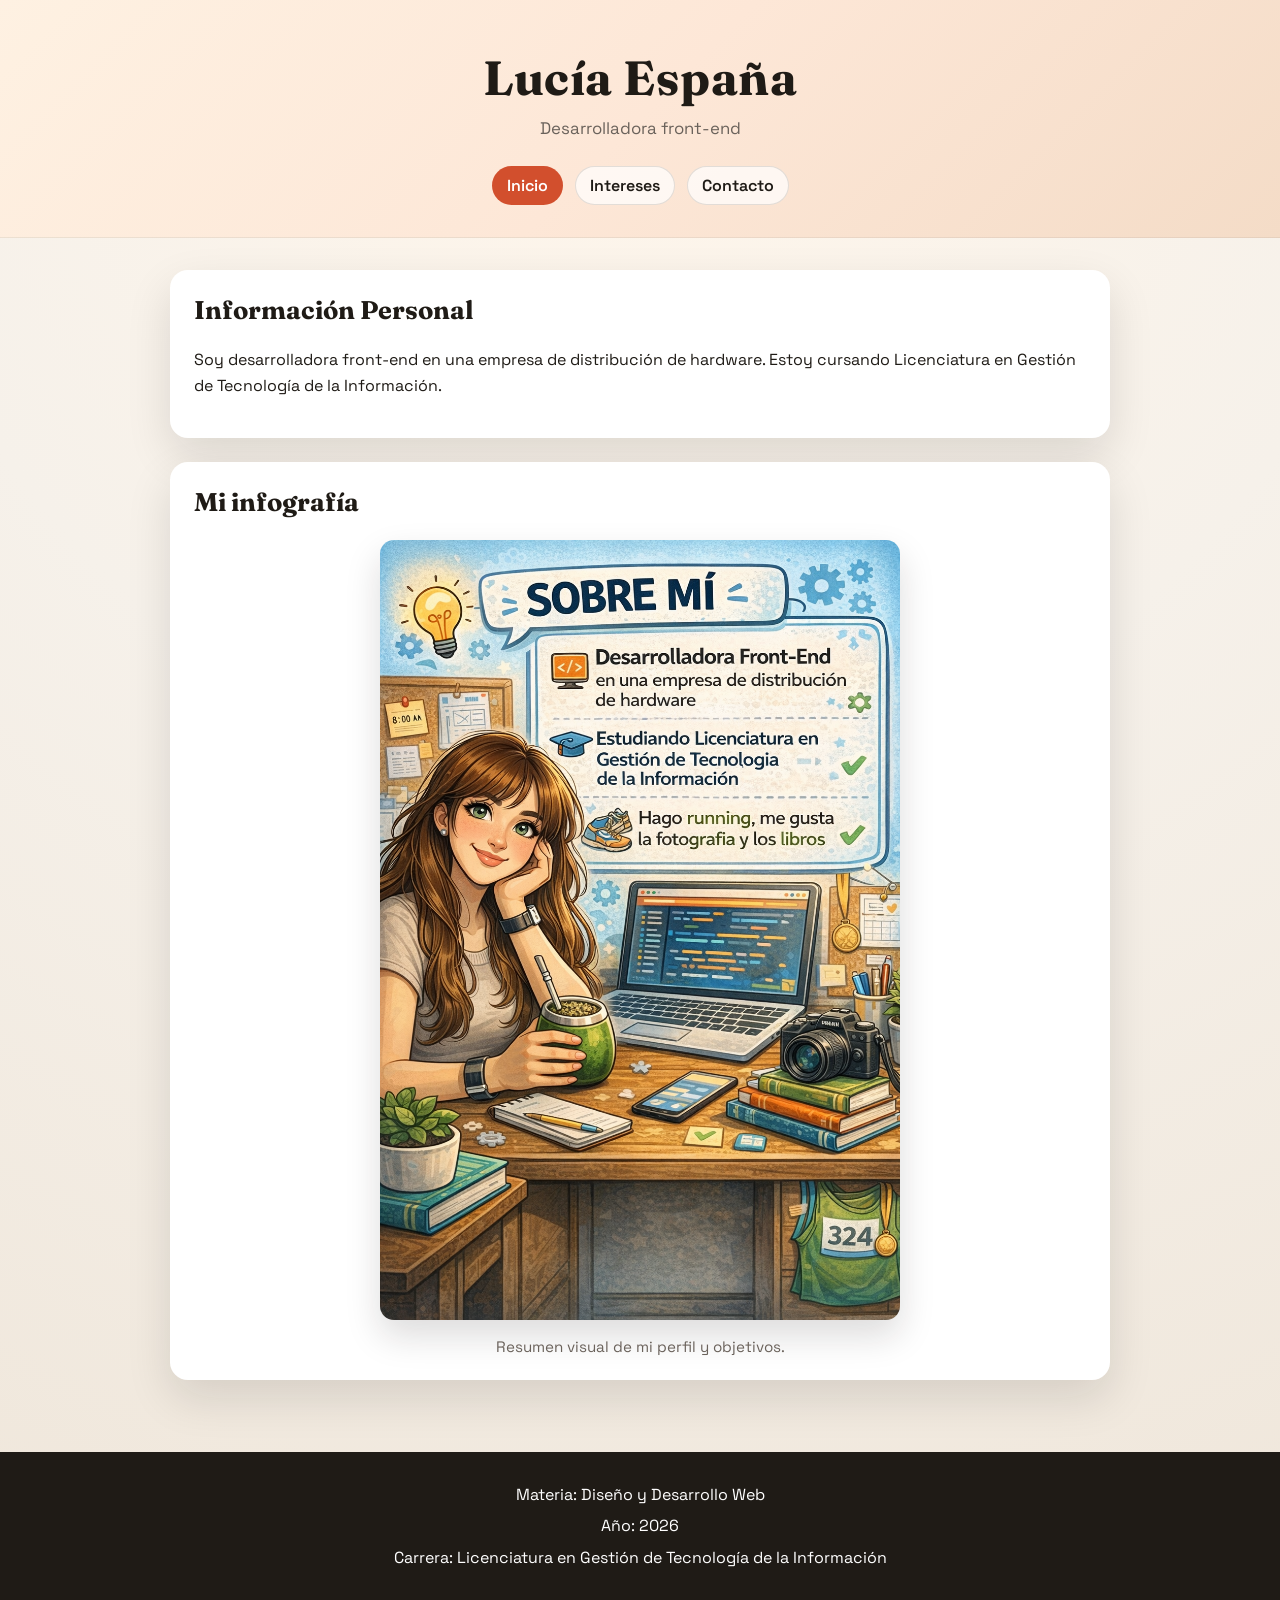
<file: index.html>
<!DOCTYPE html>
<html lang="es">
<head>
    <meta charset="UTF-8">
    <meta name="viewport" content="width=device-width, initial-scale=1.0">
    <title>Sobre mí</title>

    <link rel="preconnect" href="https://fonts.googleapis.com">
    <link rel="preconnect" href="https://fonts.gstatic.com" crossorigin>
    <link href="https://fonts.googleapis.com/css2?family=Fraunces:opsz,wght@9..144,600;9..144,700&family=Space+Grotesk:wght@400;500;600&display=swap" rel="stylesheet">

    <link rel="stylesheet" href="styles.css">
</head>
<body>

    <header class="site-header">
        <h1>Lucía España</h1>
        <p class="tagline">Desarrolladora front-end</p>
        <nav class="site-nav">
            <a href="index.html" aria-current="page">Inicio</a>
            <a href="intereses.html">Intereses</a>
            <a href="contacto.html">Contacto</a>
        </nav>
    </header>

    <main>

        <section>
            <h2>Información Personal</h2>
            <article>
                <p>
                    Soy desarrolladora front-end en una empresa de distribución de hardware.
                    Estoy cursando Licenciatura en Gestión de Tecnología de la Información.
                </p>
            </article>
        </section>

        <section>
            <h2>Mi infografía</h2>
            <figure>
                <img src="presentacion.png" alt="Infografía personal">
                <figcaption>Resumen visual de mi perfil y objetivos.</figcaption>
            </figure>
        </section>

    </main>

    <footer>
        <p>Materia: Diseño y Desarrollo Web</p>
        <p>Año: 2026</p>
        <p>Carrera: Licenciatura en Gestión de Tecnología de la Información</p>
    </footer>

</body>
</html>
</file>
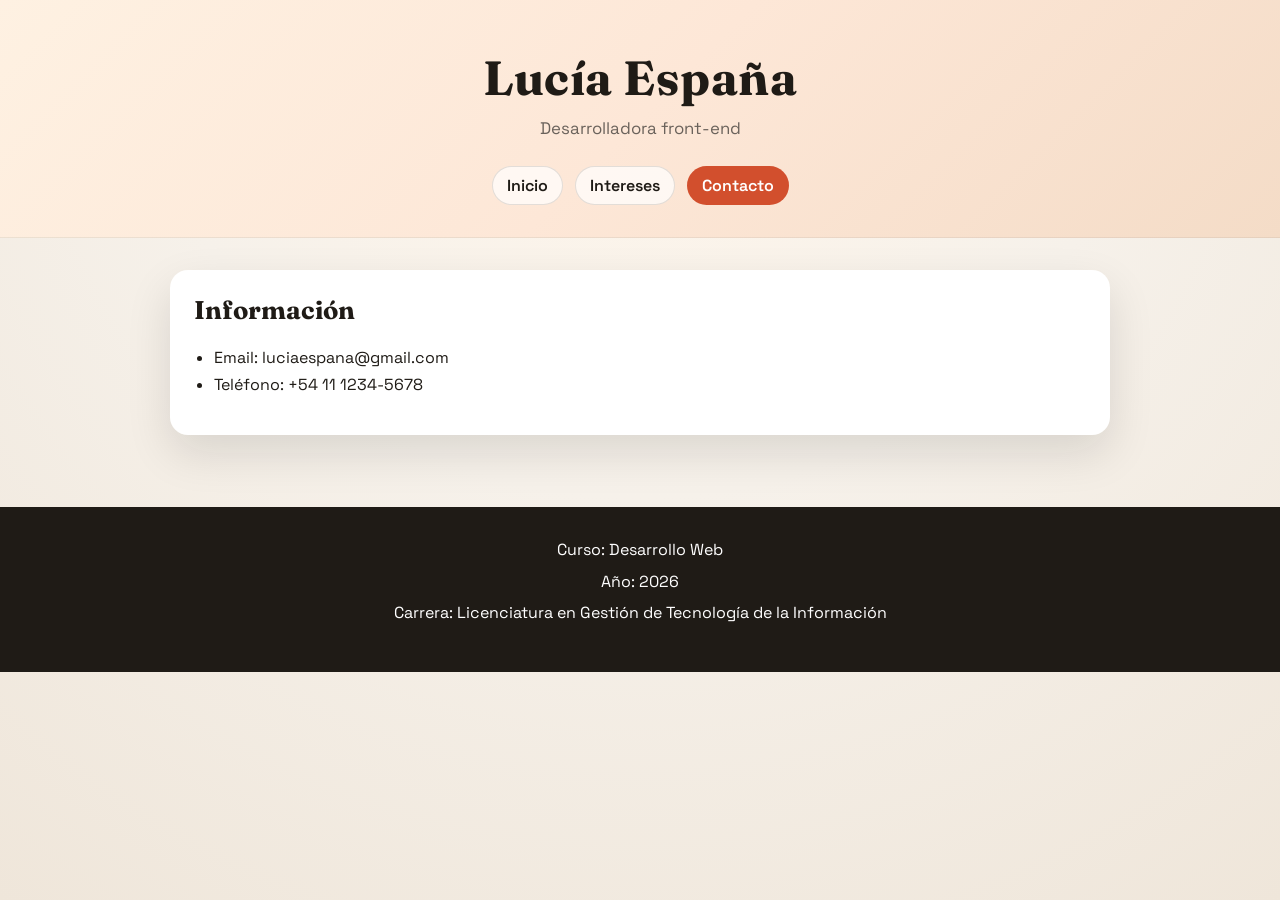
<file: contacto.html>
<!DOCTYPE html>
<html lang="es">
<head>
    <meta charset="UTF-8">
    <meta name="viewport" content="width=device-width, initial-scale=1.0">
    <title>Contacto</title>

    <link rel="preconnect" href="https://fonts.googleapis.com">
    <link rel="preconnect" href="https://fonts.gstatic.com" crossorigin>
    <link href="https://fonts.googleapis.com/css2?family=Fraunces:opsz,wght@9..144,600;9..144,700&family=Space+Grotesk:wght@400;500;600&display=swap" rel="stylesheet">

    <link rel="stylesheet" href="styles.css">
</head>
<body>

    <header class="site-header">
        <h1>Lucía España</h1>
        <p class="tagline">Desarrolladora front-end</p>
        <nav class="site-nav">
            <a href="index.html">Inicio</a>
            <a href="intereses.html">Intereses</a>
            <a href="contacto.html" aria-current="page">Contacto</a>
        </nav>
    </header>

    <main>

        <section>
            <h2>Información</h2>
            <ul>
                <li>Email: luciaespana@gmail.com</li>
                <li>Teléfono: +54 11 1234-5678</li>
            </ul>
        </section>

    </main>

    <footer>
        <p>Curso: Desarrollo Web</p>
        <p>Año: 2026</p>
        <p>Carrera: Licenciatura en Gestión de Tecnología de la Información</p>
    </footer>

</body>
</html>
</file>
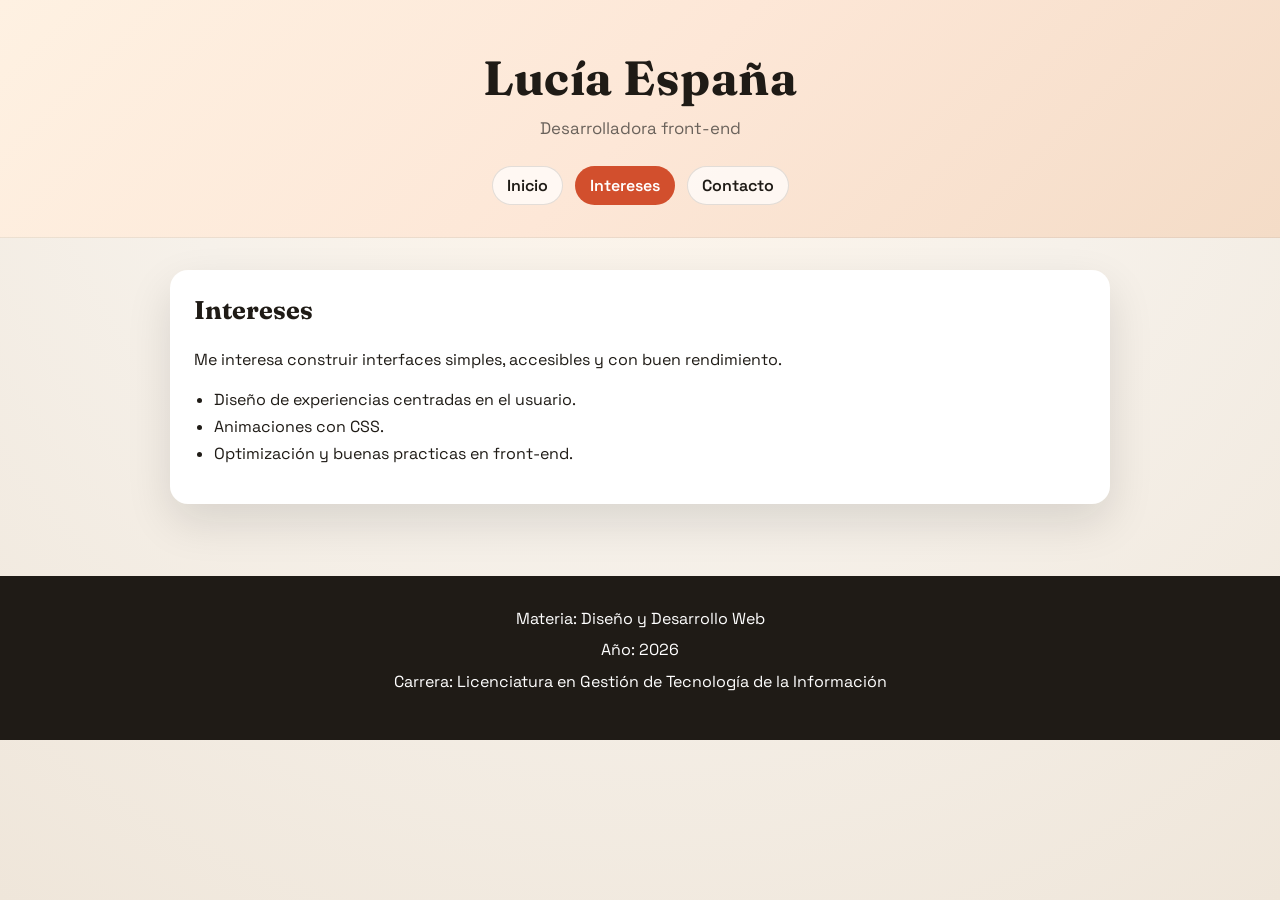
<file: intereses.html>
<!DOCTYPE html>
<html lang="es">
<head>
    <meta charset="UTF-8">
    <meta name="viewport" content="width=device-width, initial-scale=1.0">
    <title>Intereses</title>

    <link rel="preconnect" href="https://fonts.googleapis.com">
    <link rel="preconnect" href="https://fonts.gstatic.com" crossorigin>
    <link href="https://fonts.googleapis.com/css2?family=Fraunces:opsz,wght@9..144,600;9..144,700&family=Space+Grotesk:wght@400;500;600&display=swap" rel="stylesheet">

    <link rel="stylesheet" href="styles.css">
</head>
<body>

    <header class="site-header">
        <h1>Lucía España</h1>
        <p class="tagline">Desarrolladora front-end</p>
        <nav class="site-nav">
            <a href="index.html">Inicio</a>
            <a href="intereses.html" aria-current="page">Intereses</a>
            <a href="contacto.html">Contacto</a>
        </nav>
    </header>

    <main>

        <section>
            <h2>Intereses</h2>
            <article>
                <p>Me interesa construir interfaces simples, accesibles y con buen rendimiento.</p>
                <ul>
                    <li>Diseño de experiencias centradas en el usuario.</li>
                    <li>Animaciones con CSS.</li>
                    <li>Optimización y buenas practicas en front-end.</li>
                </ul>
            </article>
        </section>

    </main>

    <footer>
        <p>Materia: Diseño y Desarrollo Web</p>
        <p>Año: 2026</p>
        <p>Carrera: Licenciatura en Gestión de Tecnología de la Información</p>
    </footer>

</body>
</html>
</file>
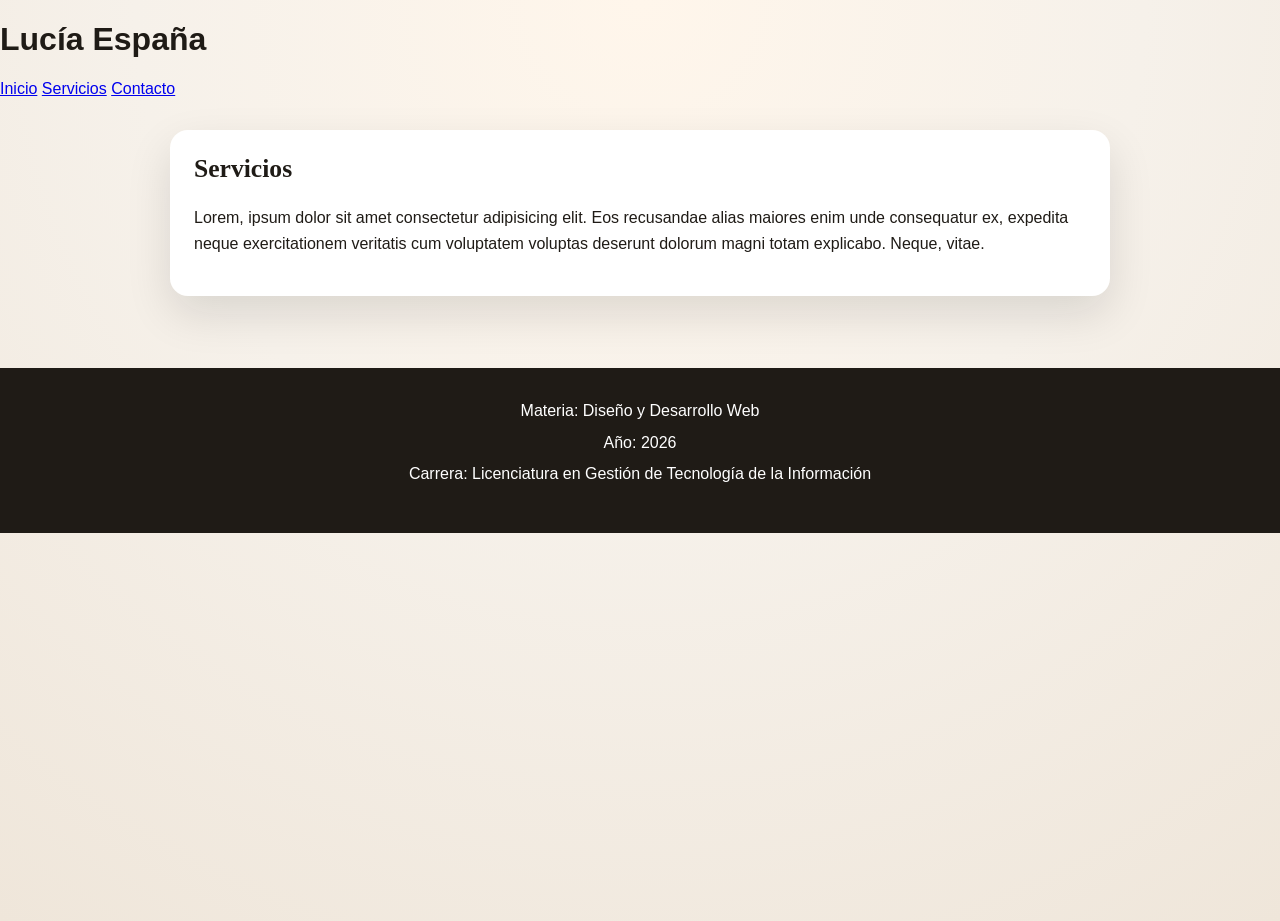
<file: servicios.html>
<!DOCTYPE html>
<html lang="es">
<head>
    <meta charset="UTF-8">
    <title>Servicios</title>

    <link rel="stylesheet" href="styles.css">
</head>
<body>

    <header>
        <h1>Lucía España</h1>
    </header>

    <nav>
        <a href="index.html">Inicio</a>
        <a href="servicios.html">Servicios</a>
        <a href="contacto.html">Contacto</a>
    </nav>

    <main>

        <section>
            <h2>Servicios</h2>
            <article>
                <p>
                    Lorem, ipsum dolor sit amet consectetur adipisicing elit. Eos recusandae alias maiores enim unde consequatur ex, expedita neque exercitationem veritatis cum voluptatem voluptas deserunt dolorum magni totam explicabo. Neque, vitae.
                </p>
            </article>
        </section>

    </main>

    <footer>
        <p>Materia: Diseño y Desarrollo Web</p>
        <p>Año: 2026</p>
        <p>Carrera: Licenciatura en Gestión de Tecnología de la Información</p>
    </footer>

</body>
</html>
</file>
<file: styles.css>
:root {
  --bg: #f6f1ea;
  --bg-deep: #efe6da;
  --text: #1f1b16;
  --muted: #6a625b;
  --accent: #d24f2d;
  --accent-dark: #b04024;
  --card: #ffffff;
  --shadow: 0 18px 45px rgba(20, 17, 13, 0.12);
  --radius: 18px;
  --font-body: "Space Grotesk", sans-serif;
  --font-title: "Fraunces", serif;
}

* {
  box-sizing: border-box;
}

body {
  margin: 0;
  font-family: var(--font-body);
  color: var(--text);
  background: radial-gradient(circle at top, #fff6eb 0%, var(--bg) 45%, var(--bg-deep) 100%);
  min-height: 100vh;
}

.site-header {
  text-align: center;
  padding: 48px 20px 32px;
  background: linear-gradient(135deg, #fef1e2 0%, #fde7d7 50%, #f4dcc7 100%);
  border-bottom: 1px solid rgba(30, 26, 20, 0.08);
}

.site-header h1 {
  margin: 0 0 8px;
  font-family: var(--font-title);
  font-size: clamp(2rem, 2.6vw + 1.2rem, 3rem);
  letter-spacing: 0.5px;
}

.tagline {
  margin: 0 0 24px;
  color: var(--muted);
  font-size: 1.05rem;
}

.site-nav {
  display: flex;
  justify-content: center;
  gap: 12px;
  flex-wrap: wrap;
}

.site-nav a {
  display: inline-flex;
  align-items: center;
  justify-content: center;
  color: var(--text);
  text-decoration: none;
  font-weight: 600;
  padding: 8px 14px;
  border-radius: 999px;
  border: 1px solid rgba(31, 27, 22, 0.12);
  background-color: rgba(255, 255, 255, 0.7);
  transition: transform 0.2s ease, background-color 0.2s ease;
}

.site-nav a:hover {
  background-color: #ffffff;
  transform: translateY(-2px);
}

.site-nav a[aria-current="page"] {
  background-color: var(--accent);
  color: #ffffff;
  border-color: transparent;
}

main {
  padding: 32px 20px 48px;
  max-width: 980px;
  margin: 0 auto;
}

section {
  background-color: var(--card);
  margin-bottom: 24px;
  padding: 24px;
  border-radius: var(--radius);
  box-shadow: var(--shadow);
}

section h2 {
  font-family: var(--font-title);
  margin-top: 0;
  font-size: 1.6rem;
}

p {
  line-height: 1.6;
}

figure {
  margin: 0;
  text-align: center;
}

figure img {
  width: min(100%, 520px);
  height: auto;
  border-radius: 14px;
  box-shadow: 0 16px 35px rgba(26, 23, 18, 0.15);
}

figcaption {
  margin-top: 12px;
  color: var(--muted);
  font-size: 0.95rem;
}

ul,
ol {
  padding-left: 20px;
}

li {
  margin-bottom: 6px;
}

footer {
  text-align: center;
  padding: 24px 20px 40px;
  color: #ffffff;
  background: #1f1b16;
}

footer p {
  margin: 6px 0;
}

section,
.site-header {
  animation: fade-up 0.6s ease both;
}

section:nth-of-type(2) {
  animation-delay: 0.1s;
}

section:nth-of-type(3) {
  animation-delay: 0.2s;
}

@keyframes fade-up {
  from {
    opacity: 0;
    transform: translateY(14px);
  }

  to {
    opacity: 1;
    transform: translateY(0);
  }
}

@media (max-width: 720px) {
  .site-header {
    padding: 36px 16px 24px;
  }

  .tagline {
    font-size: 1rem;
  }

  main {
    padding: 24px 16px 40px;
  }

  section {
    padding: 20px;
  }

  .site-nav a {
    width: 100%;
    justify-content: center;
  }
}
</file>
